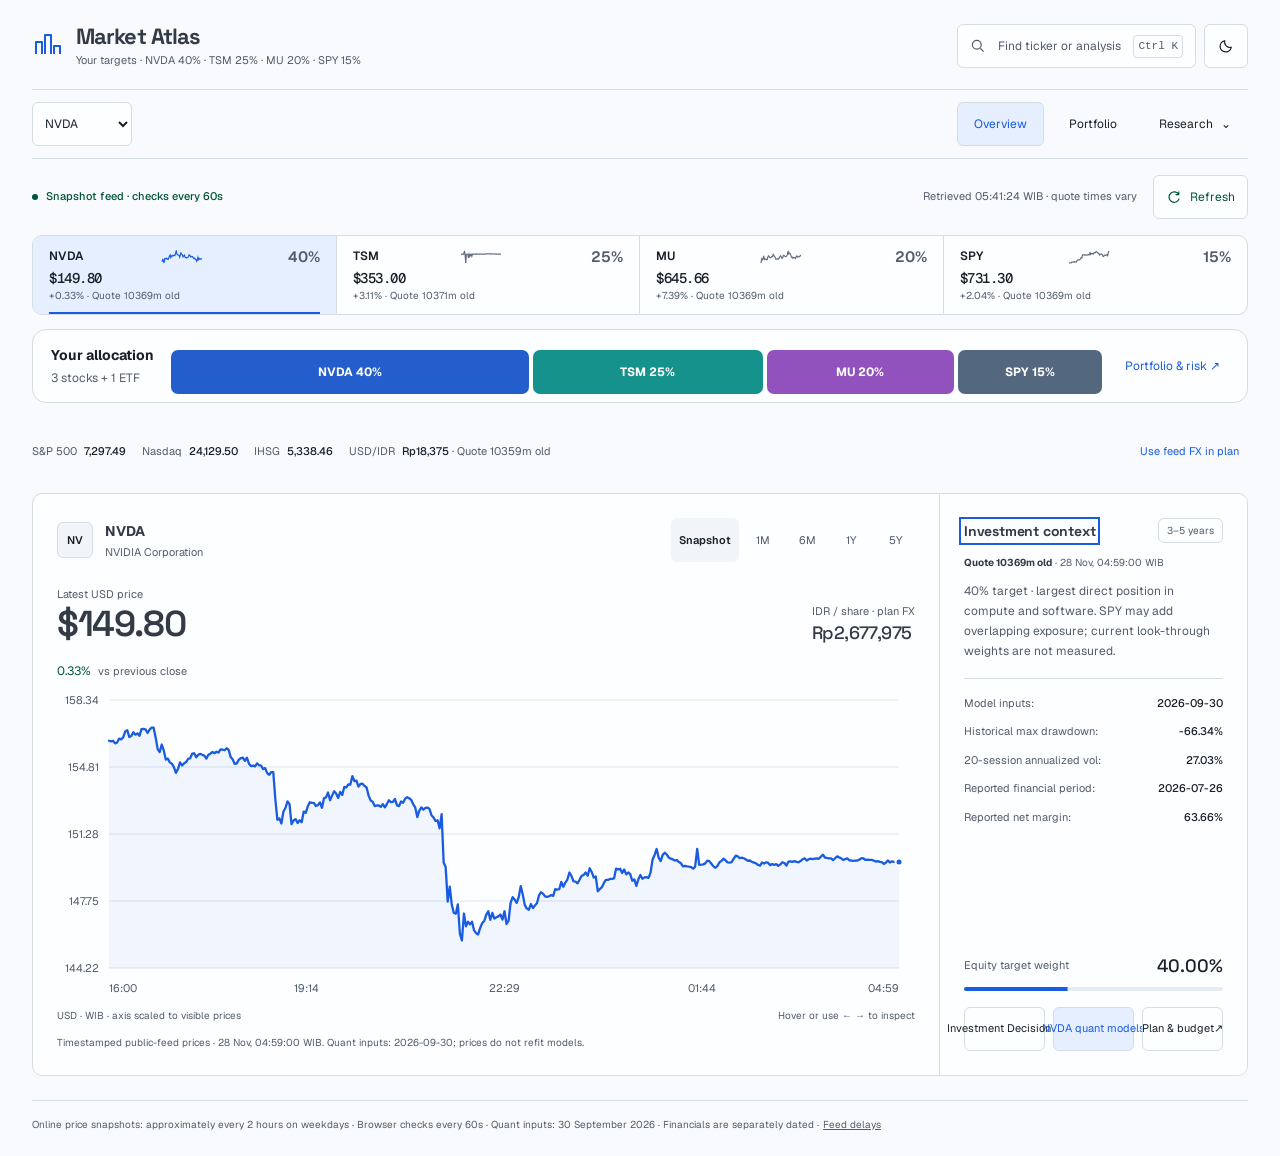
<file: site/index.html>
<!doctype html>
<html lang="en"><head><meta charset="utf-8"><meta name="viewport" content="width=device-width,initial-scale=1"><meta name="description" content="Market Atlas: US and Indonesian markets, AI infrastructure research, quant models and investment scenarios."><title>Market Atlas</title>
<style>body{margin:0;background:#0d1119;color:#e9eef7;font:16px system-ui,sans-serif;display:grid;place-items:center;min-height:100vh}main{max-width:520px;padding:32px}h1{font-size:38px;letter-spacing:-1px}p{color:#a6b5c9;line-height:1.7}progress{width:100%;accent-color:#76a7ff}a{color:#76a7ff}</style></head>
<body><main><h1>Market Atlas</h1><p id="status" role="status">Loading the complete research workspace…</p><progress id="progress" aria-label="Loading research"></progress><p>US &amp; Indonesia · AI infrastructure · Investment decisions</p><noscript><p>JavaScript is required for the interactive charts and model workspace.</p></noscript></main>
<script>
(async()=>{
 const status=document.getElementById('status'),progress=document.getElementById('progress');
 try{
  if(typeof DecompressionStream==='undefined')throw new Error('Please use a current version of Chrome, Edge, Firefox or Safari.');
  const response=await fetch('dashboard.html.gz?v=9adf5b3c47ec4aef');
  if(!response.ok)throw new Error('Research download failed ('+response.status+'). Reload to retry.');
  const length=Number(response.headers.get('Content-Length')),reader=response.body.getReader(),chunks=[];let received=0;
  while(true){const item=await reader.read();if(item.done)break;chunks.push(item.value);received+=item.value.length;if(length>0){progress.max=length;progress.value=received}status.textContent='Loading research · '+(received/1048576).toFixed(1)+' MB';}
  status.textContent='Preparing charts and investment models…';
  const blob=new Blob(chunks),head=new Uint8Array(await blob.slice(0,2).arrayBuffer());
  const html=head[0]===31&&head[1]===139?await new Response(blob.stream().pipeThrough(new DecompressionStream('gzip'))).text():await blob.text();
  if(!html.includes('id="investment-decision"'))throw new Error('The downloaded research bundle is incomplete.');
  document.open();document.write(html);document.close();
 }catch(error){status.textContent=error.message;progress.hidden=true;}
})();
</script></body></html>
</file>
